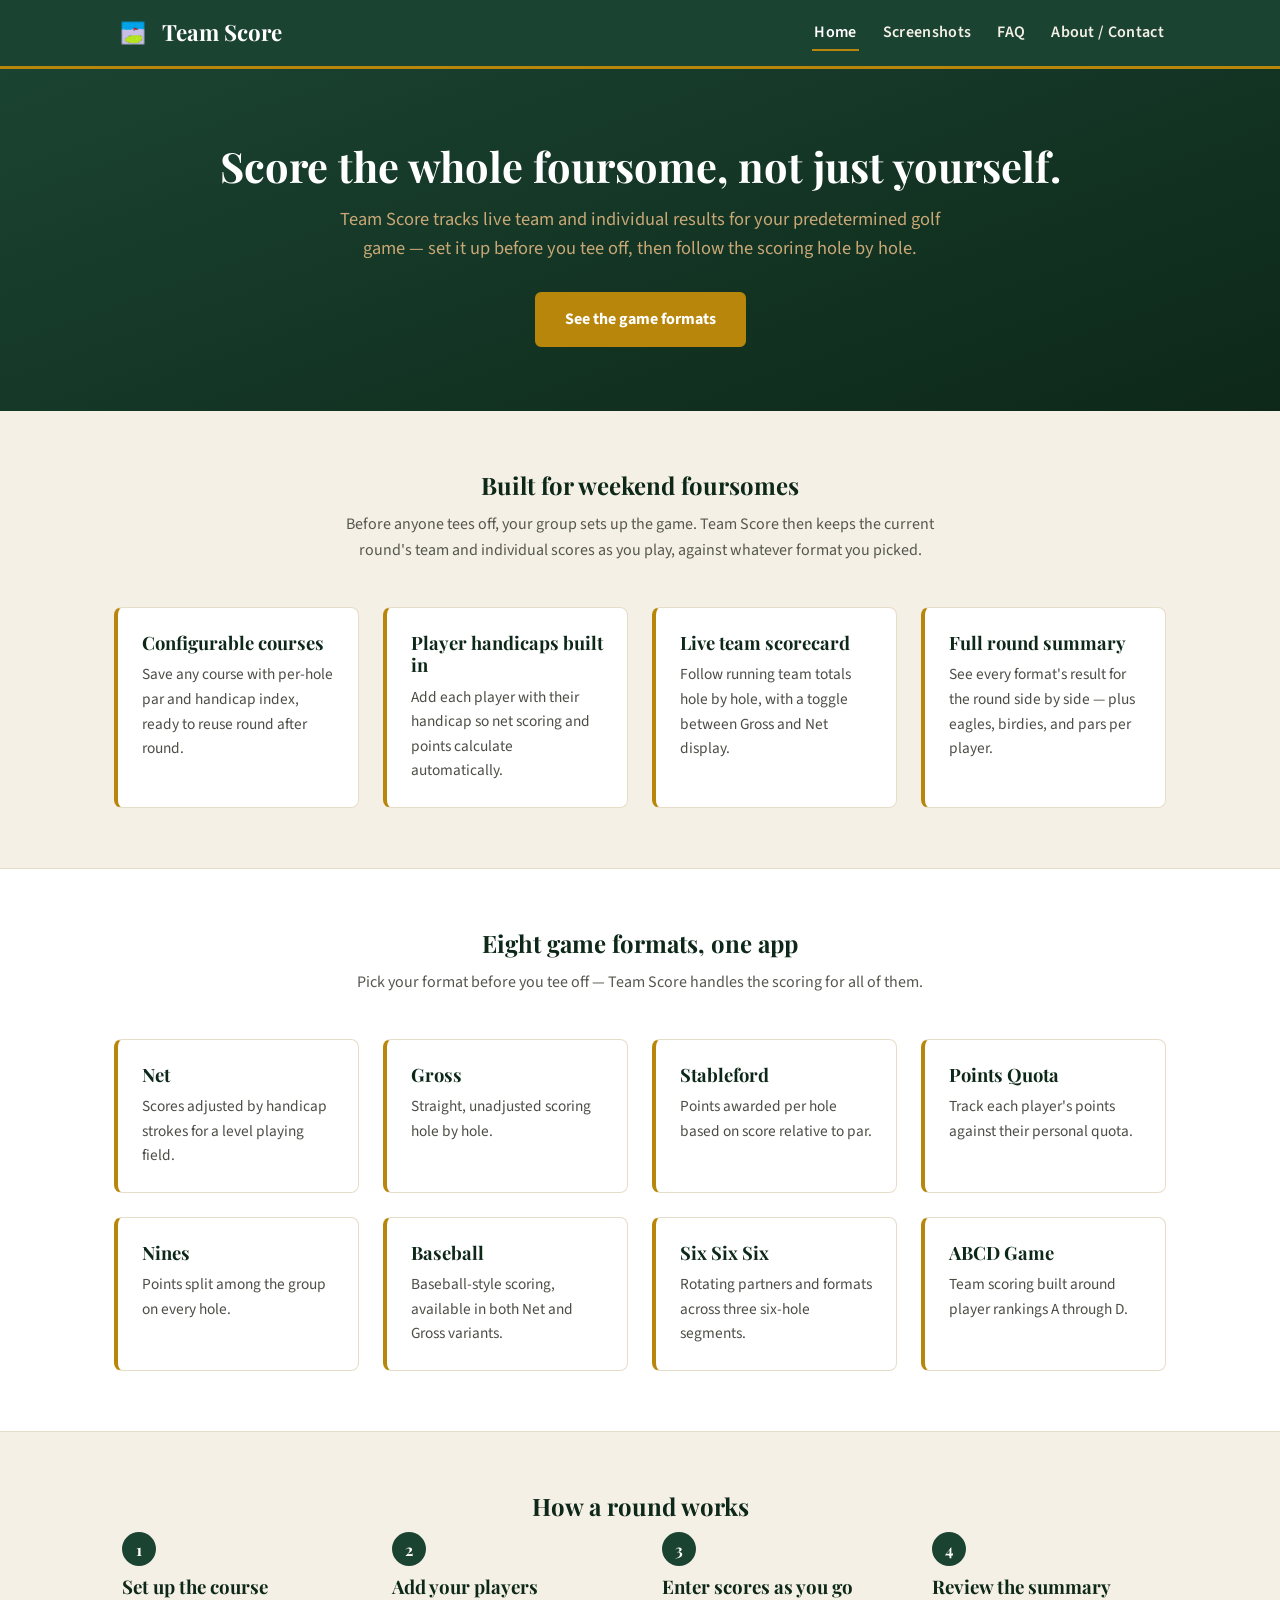
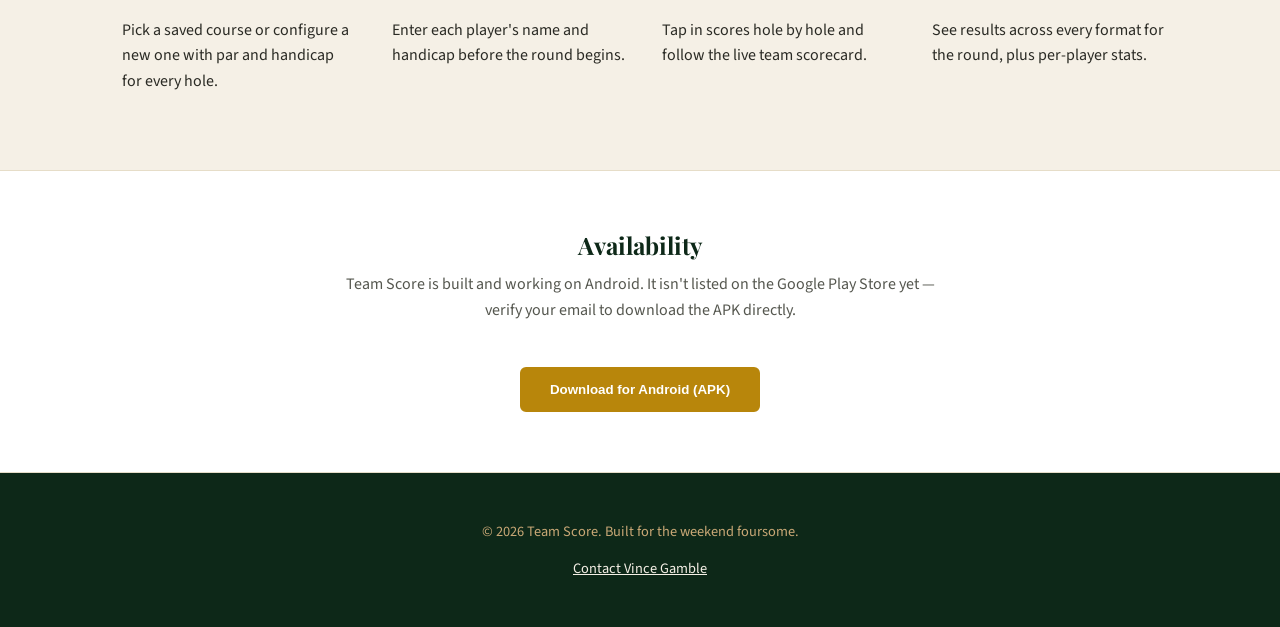
<file: index.html>
<!doctype html>
<html lang="en">
<head>
<meta charset="UTF-8">
<meta name="viewport" content="width=device-width, initial-scale=1">
<title>Team Score — Golf Scoring for Foursomes</title>
<meta name="description" content="Team Score keeps live team and individual scores for your foursome's golf game — Net, Gross, Stableford, Points Quota, Nines, Baseball, Six Six Six, and ABCD.">
<link rel="icon" href="Photos/LoGo.jpg">
<link rel="stylesheet" href="css/style.css">
<link rel="preconnect" href="https://fonts.googleapis.com">
<link href="https://fonts.googleapis.com/css2?family=Playfair+Display:wght@600;700&family=Source+Sans+3:wght@400;600;700&display=swap" rel="stylesheet">
</head>
<body>

<header class="site-header">
  <nav class="nav">
    <a class="brand" href="index.html">
      <img src="Photos/LoGo.jpg" alt="Team Score logo">
      <span class="brand-name">Team Score</span>
    </a>
    <ul class="nav-links">
      <li><a href="index.html" class="active">Home</a></li>
      <li><a href="screenshots.html">Screenshots</a></li>
      <li><a href="faq.html">FAQ</a></li>
      <li><a href="about.html">About / Contact</a></li>
    </ul>
  </nav>
</header>

<section class="hero">
  <div class="wrap">
    <h1>Score the whole foursome, not just yourself.</h1>
    <p class="lead">Team Score tracks live team and individual results for your predetermined golf game — set it up before you tee off, then follow the scoring hole by hole.</p>
    <a class="btn" href="#formats">See the game formats</a>
  </div>
</section>

<section id="overview">
  <div class="wrap">
    <h2 class="section-title">Built for weekend foursomes</h2>
    <p class="section-sub">Before anyone tees off, your group sets up the game. Team Score then keeps the current round's team and individual scores as you play, against whatever format you picked.</p>
    <div class="grid">
      <div class="card">
        <h3>Configurable courses</h3>
        <p>Save any course with per-hole par and handicap index, ready to reuse round after round.</p>
      </div>
      <div class="card">
        <h3>Player handicaps built in</h3>
        <p>Add each player with their handicap so net scoring and points calculate automatically.</p>
      </div>
      <div class="card">
        <h3>Live team scorecard</h3>
        <p>Follow running team totals hole by hole, with a toggle between Gross and Net display.</p>
      </div>
      <div class="card">
        <h3>Full round summary</h3>
        <p>See every format's result for the round side by side — plus eagles, birdies, and pars per player.</p>
      </div>
    </div>
  </div>
</section>

<section class="alt" id="formats">
  <div class="wrap">
    <h2 class="section-title">Eight game formats, one app</h2>
    <p class="section-sub">Pick your format before you tee off — Team Score handles the scoring for all of them.</p>
    <div class="grid">
      <div class="card"><h3>Net</h3><p>Scores adjusted by handicap strokes for a level playing field.</p></div>
      <div class="card"><h3>Gross</h3><p>Straight, unadjusted scoring hole by hole.</p></div>
      <div class="card"><h3>Stableford</h3><p>Points awarded per hole based on score relative to par.</p></div>
      <div class="card"><h3>Points Quota</h3><p>Track each player's points against their personal quota.</p></div>
      <div class="card"><h3>Nines</h3><p>Points split among the group on every hole.</p></div>
      <div class="card"><h3>Baseball</h3><p>Baseball-style scoring, available in both Net and Gross variants.</p></div>
      <div class="card"><h3>Six Six Six</h3><p>Rotating partners and formats across three six-hole segments.</p></div>
      <div class="card"><h3>ABCD Game</h3><p>Team scoring built around player rankings A through D.</p></div>
    </div>
  </div>
</section>

<section id="how-it-works">
  <div class="wrap">
    <h2 class="section-title">How a round works</h2>
    <div class="steps">
      <div class="step">
        <span class="num">1</span>
        <h3>Set up the course</h3>
        <p>Pick a saved course or configure a new one with par and handicap for every hole.</p>
      </div>
      <div class="step">
        <span class="num">2</span>
        <h3>Add your players</h3>
        <p>Enter each player's name and handicap before the round begins.</p>
      </div>
      <div class="step">
        <span class="num">3</span>
        <h3>Enter scores as you go</h3>
        <p>Tap in scores hole by hole and follow the live team scorecard.</p>
      </div>
      <div class="step">
        <span class="num">4</span>
        <h3>Review the summary</h3>
        <p>See results across every format for the round, plus per-player stats.</p>
      </div>
    </div>
  </div>
</section>

<section class="alt" id="availability">
  <div class="wrap" style="text-align:center;">
    <h2 class="section-title">Availability</h2>
    <p class="section-sub">Team Score is built and working on Android. It isn't listed on the Google Play Store yet — verify your email to download the APK directly.</p>
    <button class="btn" id="downloadBtn" type="button">Download for Android (APK)</button>
  </div>
</section>

<div class="modal-overlay" id="downloadModal" hidden>
  <div class="modal">
    <button class="modal-close" id="modalClose" type="button" aria-label="Close">&times;</button>
    <div id="modalStepForm">
      <h3>Enter your email to download</h3>
      <p>We'll send a verification link to your email. Click it to start your download.</p>
      <form id="downloadForm">
        <input type="email" id="downloadEmail" name="email" required placeholder="you@example.com" autocomplete="email">
        <button type="submit" class="btn">Send verification email</button>
      </form>
      <p class="modal-error" id="modalError" hidden></p>
    </div>
    <div id="modalStepSent" hidden>
      <h3>Check your email</h3>
      <p>We sent a verification link to <strong id="sentEmail"></strong>. Click it to start your download. The link expires in 24 hours.</p>
    </div>
  </div>
</div>

<footer>
  <p>&copy; 2026 Team Score. Built for the weekend foursome.</p>
  <p><a href="about.html">Contact Vince Gamble</a></p>
</footer>

<script src="js/download.js"></script>
</body>
</html>
</file>
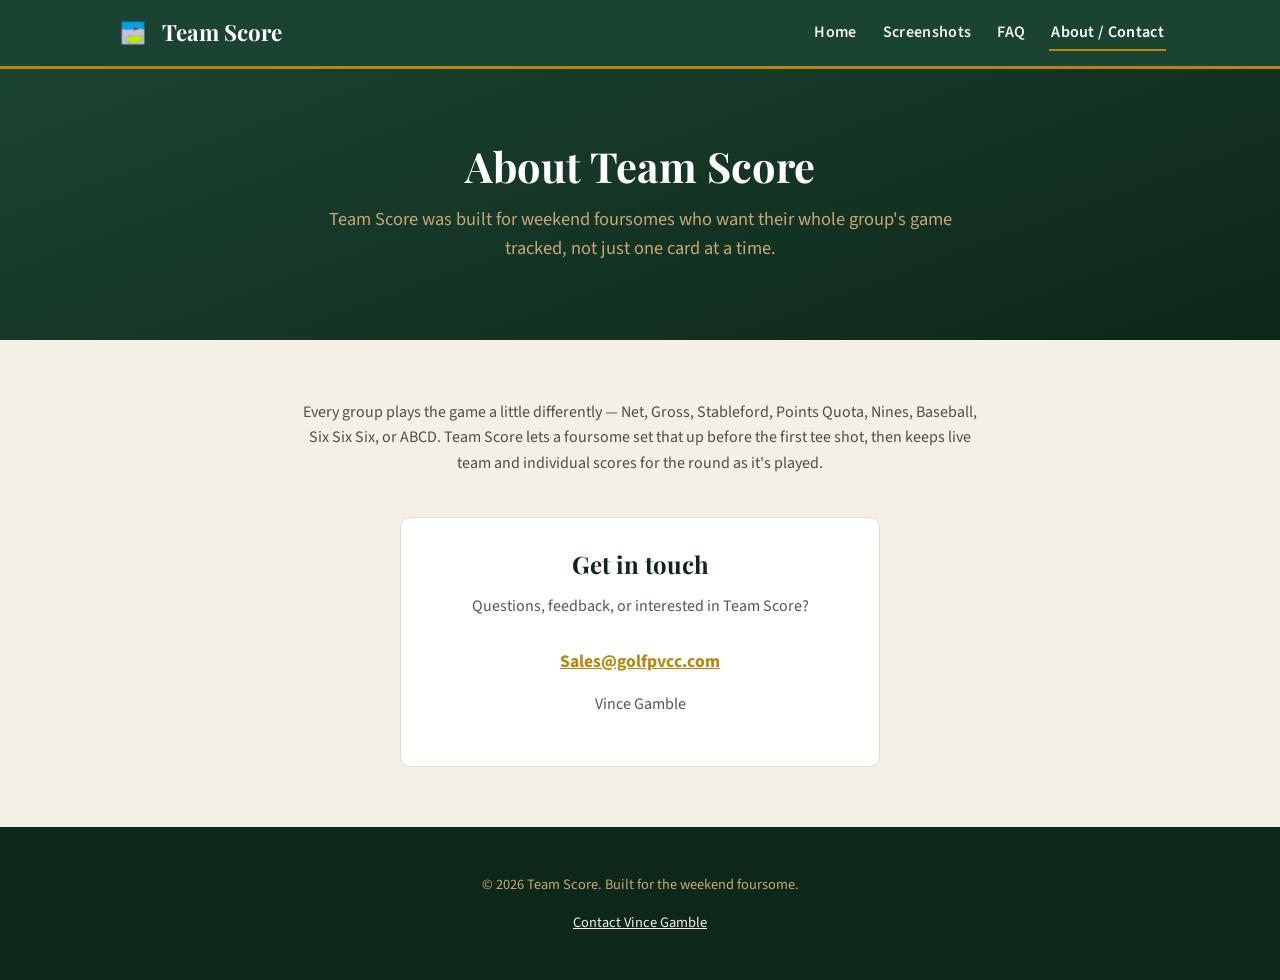
<file: about.html>
<!doctype html>
<html lang="en">
<head>
<meta charset="UTF-8">
<meta name="viewport" content="width=device-width, initial-scale=1">
<title>About &amp; Contact — Team Score</title>
<meta name="description" content="About Team Score and how to get in touch with Vince Gamble.">
<link rel="icon" href="Photos/LoGo.jpg">
<link rel="stylesheet" href="css/style.css">
<link rel="preconnect" href="https://fonts.googleapis.com">
<link href="https://fonts.googleapis.com/css2?family=Playfair+Display:wght@600;700&family=Source+Sans+3:wght@400;600;700&display=swap" rel="stylesheet">
</head>
<body>

<header class="site-header">
  <nav class="nav">
    <a class="brand" href="index.html">
      <img src="Photos/LoGo.jpg" alt="Team Score logo">
      <span class="brand-name">Team Score</span>
    </a>
    <ul class="nav-links">
      <li><a href="index.html">Home</a></li>
      <li><a href="screenshots.html">Screenshots</a></li>
      <li><a href="faq.html">FAQ</a></li>
      <li><a href="about.html" class="active">About / Contact</a></li>
    </ul>
  </nav>
</header>

<section class="hero" style="padding-bottom:48px;">
  <div class="wrap">
    <h1>About Team Score</h1>
    <p class="lead">Team Score was built for weekend foursomes who want their whole group's game tracked, not just one card at a time.</p>
  </div>
</section>

<section>
  <div class="wrap">
    <p style="max-width:680px; margin:0 auto 40px; text-align:center; color:#4c4e46;">
      Every group plays the game a little differently — Net, Gross, Stableford, Points Quota, Nines, Baseball, Six Six Six, or ABCD. Team Score lets a foursome set that up before the first tee shot, then keeps live team and individual scores for the round as it's played.
    </p>

    <div class="contact-card">
      <h2 style="margin-bottom:6px;">Get in touch</h2>
      <p style="color:#55574f;">Questions, feedback, or interested in Team Score?</p>
      <a class="email" href="mailto:Sales@golfpvcc.com">Sales@golfpvcc.com</a>
      <p style="margin-top:16px; color:#55574f;">Vince Gamble</p>
    </div>
  </div>
</section>

<footer>
  <p>&copy; 2026 Team Score. Built for the weekend foursome.</p>
  <p><a href="about.html">Contact Vince Gamble</a></p>
</footer>

</body>
</html>
</file>
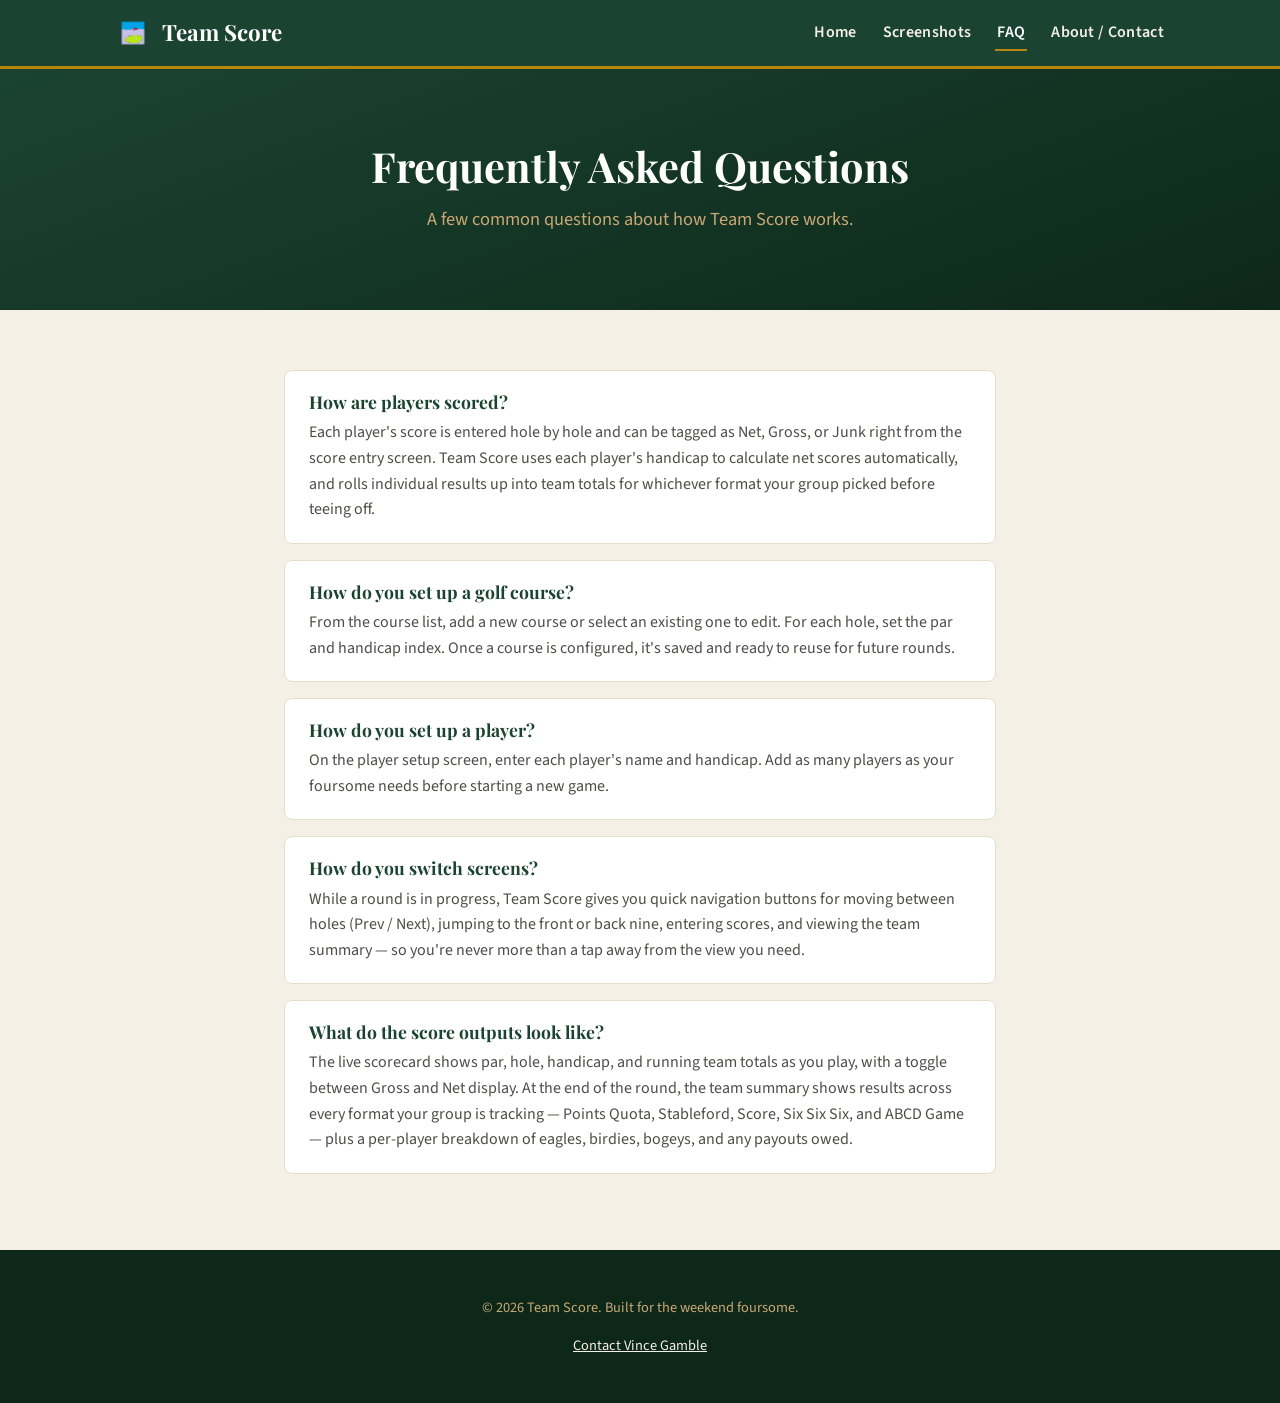
<file: faq.html>
<!doctype html>
<html lang="en">
<head>
<meta charset="UTF-8">
<meta name="viewport" content="width=device-width, initial-scale=1">
<title>FAQ — Team Score</title>
<meta name="description" content="Answers to common questions about how Team Score works: scoring, course setup, player setup, navigation, and round outputs.">
<link rel="icon" href="Photos/LoGo.jpg">
<link rel="stylesheet" href="css/style.css">
<link rel="preconnect" href="https://fonts.googleapis.com">
<link href="https://fonts.googleapis.com/css2?family=Playfair+Display:wght@600;700&family=Source+Sans+3:wght@400;600;700&display=swap" rel="stylesheet">
</head>
<body>

<header class="site-header">
  <nav class="nav">
    <a class="brand" href="index.html">
      <img src="Photos/LoGo.jpg" alt="Team Score logo">
      <span class="brand-name">Team Score</span>
    </a>
    <ul class="nav-links">
      <li><a href="index.html">Home</a></li>
      <li><a href="screenshots.html">Screenshots</a></li>
      <li><a href="faq.html" class="active">FAQ</a></li>
      <li><a href="about.html">About / Contact</a></li>
    </ul>
  </nav>
</header>

<section class="hero" style="padding-bottom:48px;">
  <div class="wrap">
    <h1>Frequently Asked Questions</h1>
    <p class="lead">A few common questions about how Team Score works.</p>
  </div>
</section>

<section>
  <div class="wrap" style="max-width:760px;">

    <div class="faq-item">
      <h3>How are players scored?</h3>
      <p>Each player's score is entered hole by hole and can be tagged as Net, Gross, or Junk right from the score entry screen. Team Score uses each player's handicap to calculate net scores automatically, and rolls individual results up into team totals for whichever format your group picked before teeing off.</p>
    </div>

    <div class="faq-item">
      <h3>How do you set up a golf course?</h3>
      <p>From the course list, add a new course or select an existing one to edit. For each hole, set the par and handicap index. Once a course is configured, it's saved and ready to reuse for future rounds.</p>
    </div>

    <div class="faq-item">
      <h3>How do you set up a player?</h3>
      <p>On the player setup screen, enter each player's name and handicap. Add as many players as your foursome needs before starting a new game.</p>
    </div>

    <div class="faq-item">
      <h3>How do you switch screens?</h3>
      <p>While a round is in progress, Team Score gives you quick navigation buttons for moving between holes (Prev / Next), jumping to the front or back nine, entering scores, and viewing the team summary — so you're never more than a tap away from the view you need.</p>
    </div>

    <div class="faq-item">
      <h3>What do the score outputs look like?</h3>
      <p>The live scorecard shows par, hole, handicap, and running team totals as you play, with a toggle between Gross and Net display. At the end of the round, the team summary shows results across every format your group is tracking — Points Quota, Stableford, Score, Six Six Six, and ABCD Game — plus a per-player breakdown of eagles, birdies, bogeys, and any payouts owed.</p>
    </div>

  </div>
</section>

<footer>
  <p>&copy; 2026 Team Score. Built for the weekend foursome.</p>
  <p><a href="about.html">Contact Vince Gamble</a></p>
</footer>

</body>
</html>
</file>
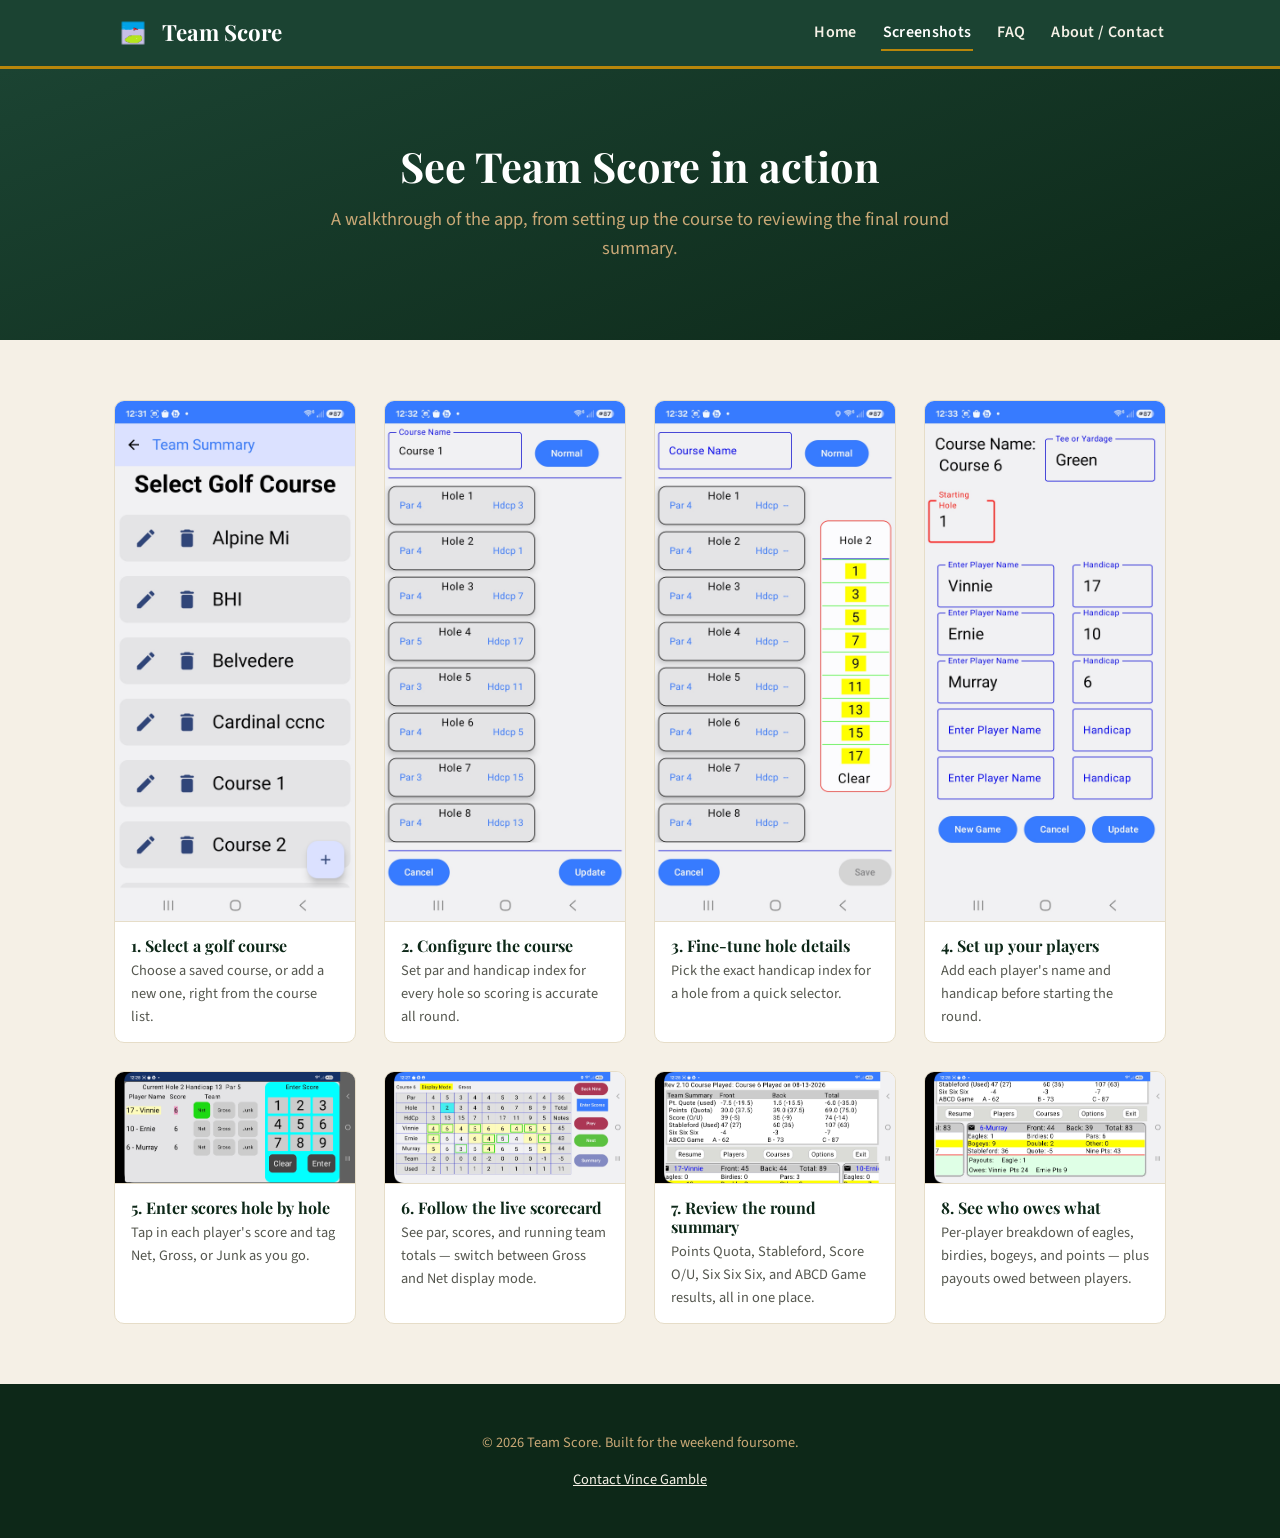
<file: screenshots.html>
<!doctype html>
<html lang="en">
<head>
<meta charset="UTF-8">
<meta name="viewport" content="width=device-width, initial-scale=1">
<title>Screenshots — Team Score</title>
<meta name="description" content="See Team Score in action: course setup, player setup, live scoring, and the full round summary.">
<link rel="icon" href="Photos/LoGo.jpg">
<link rel="stylesheet" href="css/style.css">
<link rel="preconnect" href="https://fonts.googleapis.com">
<link href="https://fonts.googleapis.com/css2?family=Playfair+Display:wght@600;700&family=Source+Sans+3:wght@400;600;700&display=swap" rel="stylesheet">
</head>
<body>

<header class="site-header">
  <nav class="nav">
    <a class="brand" href="index.html">
      <img src="Photos/LoGo.jpg" alt="Team Score logo">
      <span class="brand-name">Team Score</span>
    </a>
    <ul class="nav-links">
      <li><a href="index.html">Home</a></li>
      <li><a href="screenshots.html" class="active">Screenshots</a></li>
      <li><a href="faq.html">FAQ</a></li>
      <li><a href="about.html">About / Contact</a></li>
    </ul>
  </nav>
</header>

<section class="hero" style="padding-bottom:48px;">
  <div class="wrap">
    <h1>See Team Score in action</h1>
    <p class="lead">A walkthrough of the app, from setting up the course to reviewing the final round summary.</p>
  </div>
</section>

<section>
  <div class="wrap">
    <div class="shot-grid">

      <div class="shot">
        <img src="Photos/SelectGolfCourse.jpg" alt="Select Golf Course screen listing saved courses">
        <div class="caption">
          <h4>1. Select a golf course</h4>
          <p>Choose a saved course, or add a new one, right from the course list.</p>
        </div>
      </div>

      <div class="shot">
        <img src="Photos/ConfigureGolfCourse.jpg" alt="Configure Golf Course screen showing par and handicap per hole">
        <div class="caption">
          <h4>2. Configure the course</h4>
          <p>Set par and handicap index for every hole so scoring is accurate all round.</p>
        </div>
      </div>

      <div class="shot">
        <img src="Photos/GolfCourseConfigDetails.jpg" alt="Handicap index picker for a single hole">
        <div class="caption">
          <h4>3. Fine-tune hole details</h4>
          <p>Pick the exact handicap index for a hole from a quick selector.</p>
        </div>
      </div>

      <div class="shot">
        <img src="Photos/PlayerSetup.jpg" alt="Player Setup screen with names and handicaps">
        <div class="caption">
          <h4>4. Set up your players</h4>
          <p>Add each player's name and handicap before starting the round.</p>
        </div>
      </div>

      <div class="shot">
        <img src="Photos/EnterPlayersScores.jpg" alt="Score entry screen with numeric keypad and Net, Gross, Junk tags">
        <div class="caption">
          <h4>5. Enter scores hole by hole</h4>
          <p>Tap in each player's score and tag Net, Gross, or Junk as you go.</p>
        </div>
      </div>

      <div class="shot">
        <img src="Photos/TeamScoreCard.jpg" alt="Live team scorecard with running totals">
        <div class="caption">
          <h4>6. Follow the live scorecard</h4>
          <p>See par, scores, and running team totals — switch between Gross and Net display mode.</p>
        </div>
      </div>

      <div class="shot">
        <img src="Photos/TeamSummary.jpg" alt="Team Summary screen showing results across formats">
        <div class="caption">
          <h4>7. Review the round summary</h4>
          <p>Points Quota, Stableford, Score O/U, Six Six Six, and ABCD Game results, all in one place.</p>
        </div>
      </div>

      <div class="shot">
        <img src="Photos/Screenshot_20260813_122855_TeamScore_Rev4.jpg" alt="Per-player breakdown with eagles, birdies, bogeys, and payouts owed">
        <div class="caption">
          <h4>8. See who owes what</h4>
          <p>Per-player breakdown of eagles, birdies, bogeys, and points — plus payouts owed between players.</p>
        </div>
      </div>

    </div>
  </div>
</section>

<footer>
  <p>&copy; 2026 Team Score. Built for the weekend foursome.</p>
  <p><a href="about.html">Contact Vince Gamble</a></p>
</footer>

</body>
</html>
</file>
<file: css/style.css>
:root {
  --fairway: #1B4332;
  --pine: #0D2818;
  --cream: #F5F0E6;
  --wood: #C9A876;
  --gold: #B8860B;
  --white: #FFFFFF;
  --text: #2A2A24;
}

* { box-sizing: border-box; }

html { scroll-behavior: smooth; }

body {
  margin: 0;
  background: var(--cream);
  color: var(--text);
  font-family: "Source Sans 3", -apple-system, BlinkMacSystemFont, "Segoe UI", sans-serif;
  line-height: 1.6;
}

h1, h2, h3, h4 {
  font-family: "Playfair Display", Georgia, "Times New Roman", serif;
  color: var(--pine);
  line-height: 1.2;
  margin-top: 0;
}

a { color: var(--gold); }

img { max-width: 100%; display: block; }

.wrap {
  max-width: 1100px;
  margin: 0 auto;
  padding: 0 24px;
}

/* Header */
header.site-header {
  background: var(--fairway);
  border-bottom: 3px solid var(--gold);
}

.nav {
  display: flex;
  align-items: center;
  justify-content: space-between;
  padding: 14px 24px;
  max-width: 1100px;
  margin: 0 auto;
  flex-wrap: wrap;
  gap: 12px;
}

.brand {
  display: flex;
  align-items: center;
  gap: 10px;
  text-decoration: none;
}

.brand img {
  width: 38px;
  height: 38px;
  border-radius: 6px;
}

.brand-name {
  font-family: "Playfair Display", serif;
  font-size: 1.4rem;
  color: var(--white);
  font-weight: 700;
}

.nav-links {
  display: flex;
  gap: 22px;
  list-style: none;
  margin: 0;
  padding: 0;
}

.nav-links a {
  color: var(--cream);
  text-decoration: none;
  font-weight: 600;
  letter-spacing: 0.02em;
  padding: 6px 2px;
  border-bottom: 2px solid transparent;
}

.nav-links a:hover,
.nav-links a.active {
  color: var(--white);
  border-bottom-color: var(--gold);
}

/* Hero */
.hero {
  background: linear-gradient(160deg, var(--fairway), var(--pine));
  color: var(--cream);
  padding: 72px 24px 64px;
  text-align: center;
}

.hero h1 {
  color: var(--white);
  font-size: 2.6rem;
  margin-bottom: 14px;
}

.hero p.lead {
  max-width: 640px;
  margin: 0 auto 28px;
  font-size: 1.15rem;
  color: var(--wood);
}

.btn {
  display: inline-block;
  background: var(--gold);
  color: var(--white);
  text-decoration: none;
  font-weight: 700;
  padding: 13px 28px;
  border-radius: 6px;
  border: 2px solid var(--gold);
  transition: background 0.15s ease, color 0.15s ease;
}

.btn:hover {
  background: transparent;
  color: var(--gold);
}

.btn.outline {
  background: transparent;
  color: var(--cream);
  border-color: var(--cream);
}

.btn.outline:hover {
  background: var(--cream);
  color: var(--pine);
}

/* Sections */
section {
  padding: 60px 0;
}

section.alt {
  background: var(--white);
  border-top: 1px solid #e6ddc8;
  border-bottom: 1px solid #e6ddc8;
}

.section-title {
  text-align: center;
  margin-bottom: 12px;
}

.section-sub {
  text-align: center;
  max-width: 620px;
  margin: 0 auto 44px;
  color: #55574f;
}

/* Feature / format grid */
.grid {
  display: grid;
  grid-template-columns: repeat(auto-fit, minmax(240px, 1fr));
  gap: 24px;
}

.card {
  background: var(--white);
  border: 1px solid #e6ddc8;
  border-left: 4px solid var(--gold);
  border-radius: 8px;
  padding: 24px;
}

.card h3 {
  font-size: 1.15rem;
  margin-bottom: 8px;
}

.card p {
  margin: 0;
  color: #4c4e46;
  font-size: 0.96rem;
}

/* Steps */
.steps {
  display: grid;
  grid-template-columns: repeat(auto-fit, minmax(220px, 1fr));
  gap: 28px;
  counter-reset: step;
}

.step {
  position: relative;
  padding-left: 8px;
}

.step .num {
  display: inline-flex;
  align-items: center;
  justify-content: center;
  width: 34px;
  height: 34px;
  border-radius: 50%;
  background: var(--fairway);
  color: var(--white);
  font-weight: 700;
  font-family: "Playfair Display", serif;
  margin-bottom: 10px;
}

/* Screenshot gallery */
.shot-grid {
  display: grid;
  grid-template-columns: repeat(auto-fit, minmax(230px, 1fr));
  gap: 28px;
}

.shot {
  background: var(--white);
  border: 1px solid #e6ddc8;
  border-radius: 10px;
  overflow: hidden;
}

.shot img {
  width: 100%;
  border-bottom: 1px solid #e6ddc8;
}

.shot .caption {
  padding: 14px 16px;
}

.shot .caption h4 {
  font-size: 1rem;
  margin-bottom: 4px;
}

.shot .caption p {
  margin: 0;
  font-size: 0.9rem;
  color: #55574f;
}

/* Coming soon badge */
.badge-box {
  display: inline-flex;
  align-items: center;
  gap: 12px;
  background: var(--pine);
  color: var(--cream);
  padding: 14px 22px;
  border-radius: 8px;
  border: 1px solid var(--wood);
  font-weight: 600;
}

.badge-box .dot {
  width: 10px;
  height: 10px;
  border-radius: 50%;
  background: var(--gold);
}

/* FAQ */
.faq-item {
  background: var(--white);
  border: 1px solid #e6ddc8;
  border-radius: 8px;
  margin-bottom: 16px;
  padding: 20px 24px;
}

.faq-item h3 {
  font-size: 1.1rem;
  margin-bottom: 8px;
  color: var(--fairway);
}

.faq-item p {
  margin: 0 0 6px;
  color: #4c4e46;
}

.faq-item p:last-child { margin-bottom: 0; }

/* About / contact */
.contact-card {
  background: var(--white);
  border: 1px solid #e6ddc8;
  border-radius: 10px;
  padding: 32px;
  max-width: 480px;
  margin: 0 auto;
  text-align: center;
}

.contact-card a.email {
  display: inline-block;
  margin-top: 12px;
  font-size: 1.1rem;
  font-weight: 700;
}

/* Download modal */
.modal-overlay {
  position: fixed;
  inset: 0;
  background: rgba(13, 40, 24, 0.65);
  display: flex;
  align-items: center;
  justify-content: center;
  padding: 20px;
  z-index: 100;
}

.modal-overlay[hidden] { display: none; }

.modal {
  position: relative;
  background: var(--white);
  border-radius: 10px;
  padding: 32px;
  max-width: 420px;
  width: 100%;
  text-align: center;
}

.modal-close {
  position: absolute;
  top: 10px;
  right: 14px;
  background: none;
  border: none;
  font-size: 1.5rem;
  line-height: 1;
  color: #888;
  cursor: pointer;
}

.modal-close:hover { color: var(--pine); }

.modal form {
  display: flex;
  flex-direction: column;
  gap: 12px;
  margin-top: 18px;
}

.modal input[type="email"] {
  padding: 11px 14px;
  border: 1px solid #cfc6ae;
  border-radius: 6px;
  font-size: 1rem;
  font-family: inherit;
}

.modal button[type="submit"] {
  border: 2px solid var(--gold);
  cursor: pointer;
  font-size: 1rem;
  font-family: inherit;
}

.modal-error {
  color: #a4342a;
  font-size: 0.9rem;
  margin: 14px 0 0;
}

/* Footer */
footer {
  background: var(--pine);
  color: var(--wood);
  padding: 32px 24px;
  text-align: center;
  font-size: 0.9rem;
}

footer a { color: var(--cream); }

@media (max-width: 640px) {
  .hero h1 { font-size: 2rem; }
  .nav { flex-direction: column; align-items: flex-start; }
}
</file>
